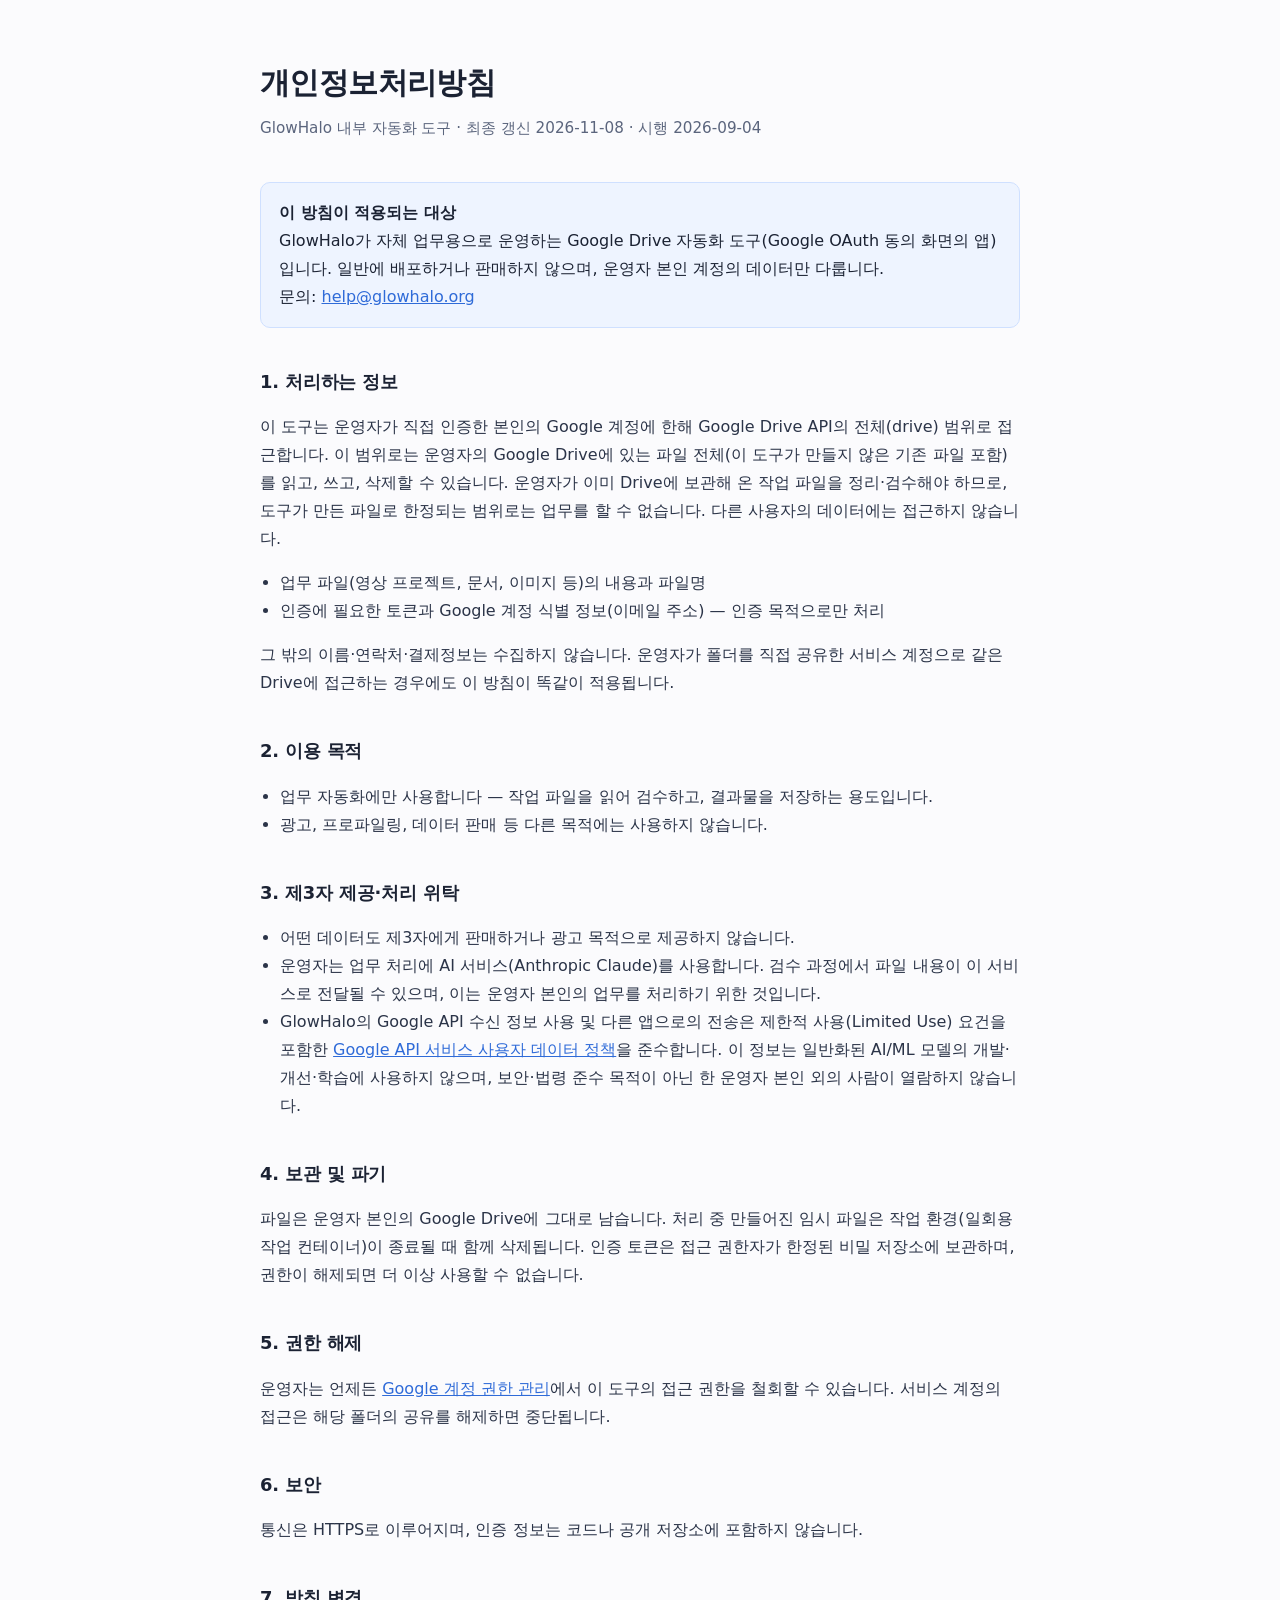
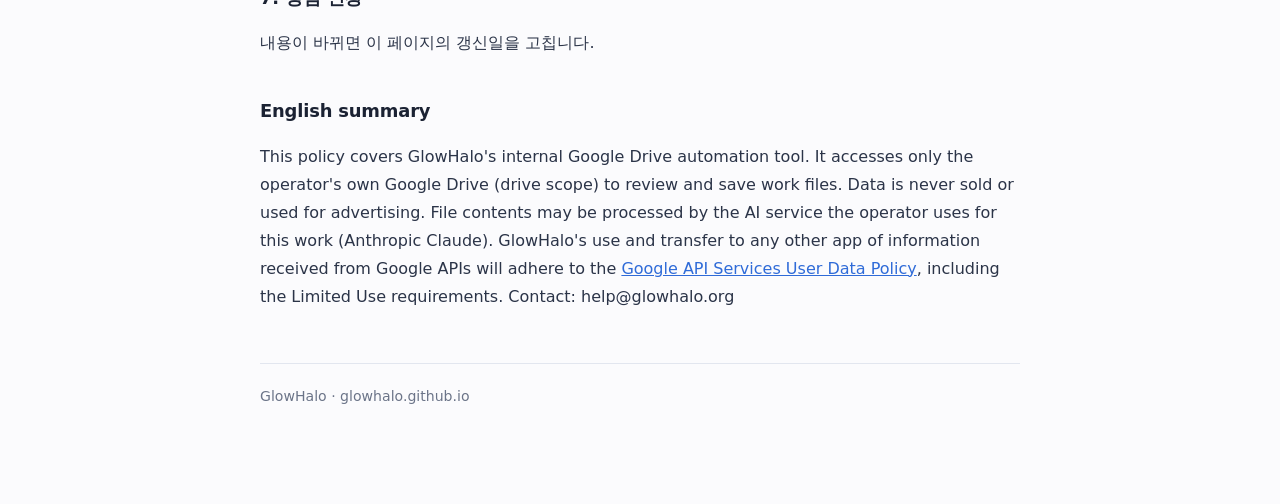
<file: privacy/index.html>
<!doctype html>
<html lang="ko">
<head>
<meta charset="utf-8">
<meta name="viewport" content="width=device-width, initial-scale=1">
<title>개인정보처리방침 — GlowHalo</title>
<style>
  :root { color-scheme: light dark; }
  body { margin:0; background:#fbfbfd; color:#1b2233;
         font-family:system-ui,-apple-system,"Segoe UI","Noto Sans KR",sans-serif;
         line-height:1.75; }
  main { max-width:760px; margin:0 auto; padding:56px 22px 96px; }
  h1 { font-size:1.9rem; margin:0 0 6px; letter-spacing:-.02em; }
  .sub { color:#5b657d; margin:0 0 40px; font-size:.95rem; }
  h2 { font-size:1.12rem; margin:38px 0 10px; letter-spacing:-.01em; }
  p, li { color:#2b3448; }
  ul { padding-left:20px; }
  code { background:#eef1f7; padding:1px 6px; border-radius:5px; font-size:.9em; }
  .box { background:#eef4ff; border:1px solid #cfe0ff; border-radius:10px;
         padding:16px 18px; margin:26px 0; }
  footer { margin-top:52px; padding-top:20px; border-top:1px solid #e2e6ef;
           color:#6b7488; font-size:.88rem; }
  a { color:#2f6bd8; }
  @media (prefers-color-scheme: dark) {
    body { background:#12151c; color:#e6e9f0; }
    p, li { color:#cdd3df; }
    .sub, footer { color:#98a1b5; }
    code { background:#232935; }
    .box { background:#182234; border-color:#2b3a55; }
    footer { border-top-color:#252b36; }
    a { color:#7aa9f7; }
  }
</style>
</head>
<body>
<main>
  <h1>개인정보처리방침</h1>
  <p class="sub">GlowHalo 내부 자동화 도구 · 최종 갱신 2026-11-08 · 시행 2026-09-04</p>

  <div class="box">
    <strong>이 방침이 적용되는 대상</strong><br>
    GlowHalo가 자체 업무용으로 운영하는 Google Drive 자동화 도구(Google OAuth 동의 화면의 앱)입니다.
    일반에 배포하거나 판매하지 않으며, 운영자 본인 계정의 데이터만 다룹니다.<br>
    문의: <a href="mailto:help@glowhalo.org">help@glowhalo.org</a>
  </div>

  <h2>1. 처리하는 정보</h2>
  <p>이 도구는 운영자가 직접 인증한 본인의 Google 계정에 한해 Google Drive API의 전체(drive) 범위로 접근합니다.
    이 범위로는 운영자의 Google Drive에 있는 파일 전체(이 도구가 만들지 않은 기존 파일 포함)를 읽고, 쓰고, 삭제할 수 있습니다.
    운영자가 이미 Drive에 보관해 온 작업 파일을 정리·검수해야 하므로, 도구가 만든 파일로 한정되는 범위로는 업무를 할 수 없습니다.
    다른 사용자의 데이터에는 접근하지 않습니다.</p>
  <ul>
    <li>업무 파일(영상 프로젝트, 문서, 이미지 등)의 내용과 파일명</li>
    <li>인증에 필요한 토큰과 Google 계정 식별 정보(이메일 주소) — 인증 목적으로만 처리</li>
  </ul>
  <p>그 밖의 이름·연락처·결제정보는 수집하지 않습니다. 운영자가 폴더를 직접 공유한 서비스 계정으로 같은 Drive에 접근하는 경우에도 이 방침이 똑같이 적용됩니다.</p>

  <h2>2. 이용 목적</h2>
  <ul>
    <li>업무 자동화에만 사용합니다 — 작업 파일을 읽어 검수하고, 결과물을 저장하는 용도입니다.</li>
    <li>광고, 프로파일링, 데이터 판매 등 다른 목적에는 사용하지 않습니다.</li>
  </ul>

  <h2>3. 제3자 제공·처리 위탁</h2>
  <ul>
    <li>어떤 데이터도 제3자에게 판매하거나 광고 목적으로 제공하지 않습니다.</li>
    <li>운영자는 업무 처리에 AI 서비스(Anthropic Claude)를 사용합니다. 검수 과정에서 파일 내용이 이 서비스로 전달될 수 있으며,
      이는 운영자 본인의 업무를 처리하기 위한 것입니다.</li>
    <li>GlowHalo의 Google API 수신 정보 사용 및 다른 앱으로의 전송은 제한적 사용(Limited Use) 요건을 포함한
      <a href="https://developers.google.com/terms/api-services-user-data-policy">Google API 서비스 사용자 데이터 정책</a>을 준수합니다.
      이 정보는 일반화된 AI/ML 모델의 개발·개선·학습에 사용하지 않으며, 보안·법령 준수 목적이 아닌 한 운영자 본인 외의 사람이 열람하지 않습니다.</li>
  </ul>

  <h2>4. 보관 및 파기</h2>
  <p>파일은 운영자 본인의 Google Drive에 그대로 남습니다. 처리 중 만들어진 임시 파일은 작업 환경(일회용 작업 컨테이너)이 종료될 때 함께 삭제됩니다.
    인증 토큰은 접근 권한자가 한정된 비밀 저장소에 보관하며, 권한이 해제되면 더 이상 사용할 수 없습니다.</p>

  <h2>5. 권한 해제</h2>
  <p>운영자는 언제든 <a href="https://myaccount.google.com/permissions">Google 계정 권한 관리</a>에서 이 도구의 접근 권한을 철회할 수 있습니다.
    서비스 계정의 접근은 해당 폴더의 공유를 해제하면 중단됩니다.</p>

  <h2>6. 보안</h2>
  <p>통신은 HTTPS로 이루어지며, 인증 정보는 코드나 공개 저장소에 포함하지 않습니다.</p>

  <h2>7. 방침 변경</h2>
  <p>내용이 바뀌면 이 페이지의 갱신일을 고칩니다.</p>

  <h2 lang="en">English summary</h2>
  <p lang="en">This policy covers GlowHalo's internal Google Drive automation tool. It accesses only the operator's own Google Drive (drive scope) to review and save work files.
    Data is never sold or used for advertising. File contents may be processed by the AI service the operator uses for this work (Anthropic Claude).
    GlowHalo's use and transfer to any other app of information received from Google APIs will adhere to the
    <a href="https://developers.google.com/terms/api-services-user-data-policy">Google API Services User Data Policy</a>, including the Limited Use requirements.
    Contact: help@glowhalo.org</p>

  <footer>GlowHalo · glowhalo.github.io</footer>
</main>
</body>
</html>
</file>
